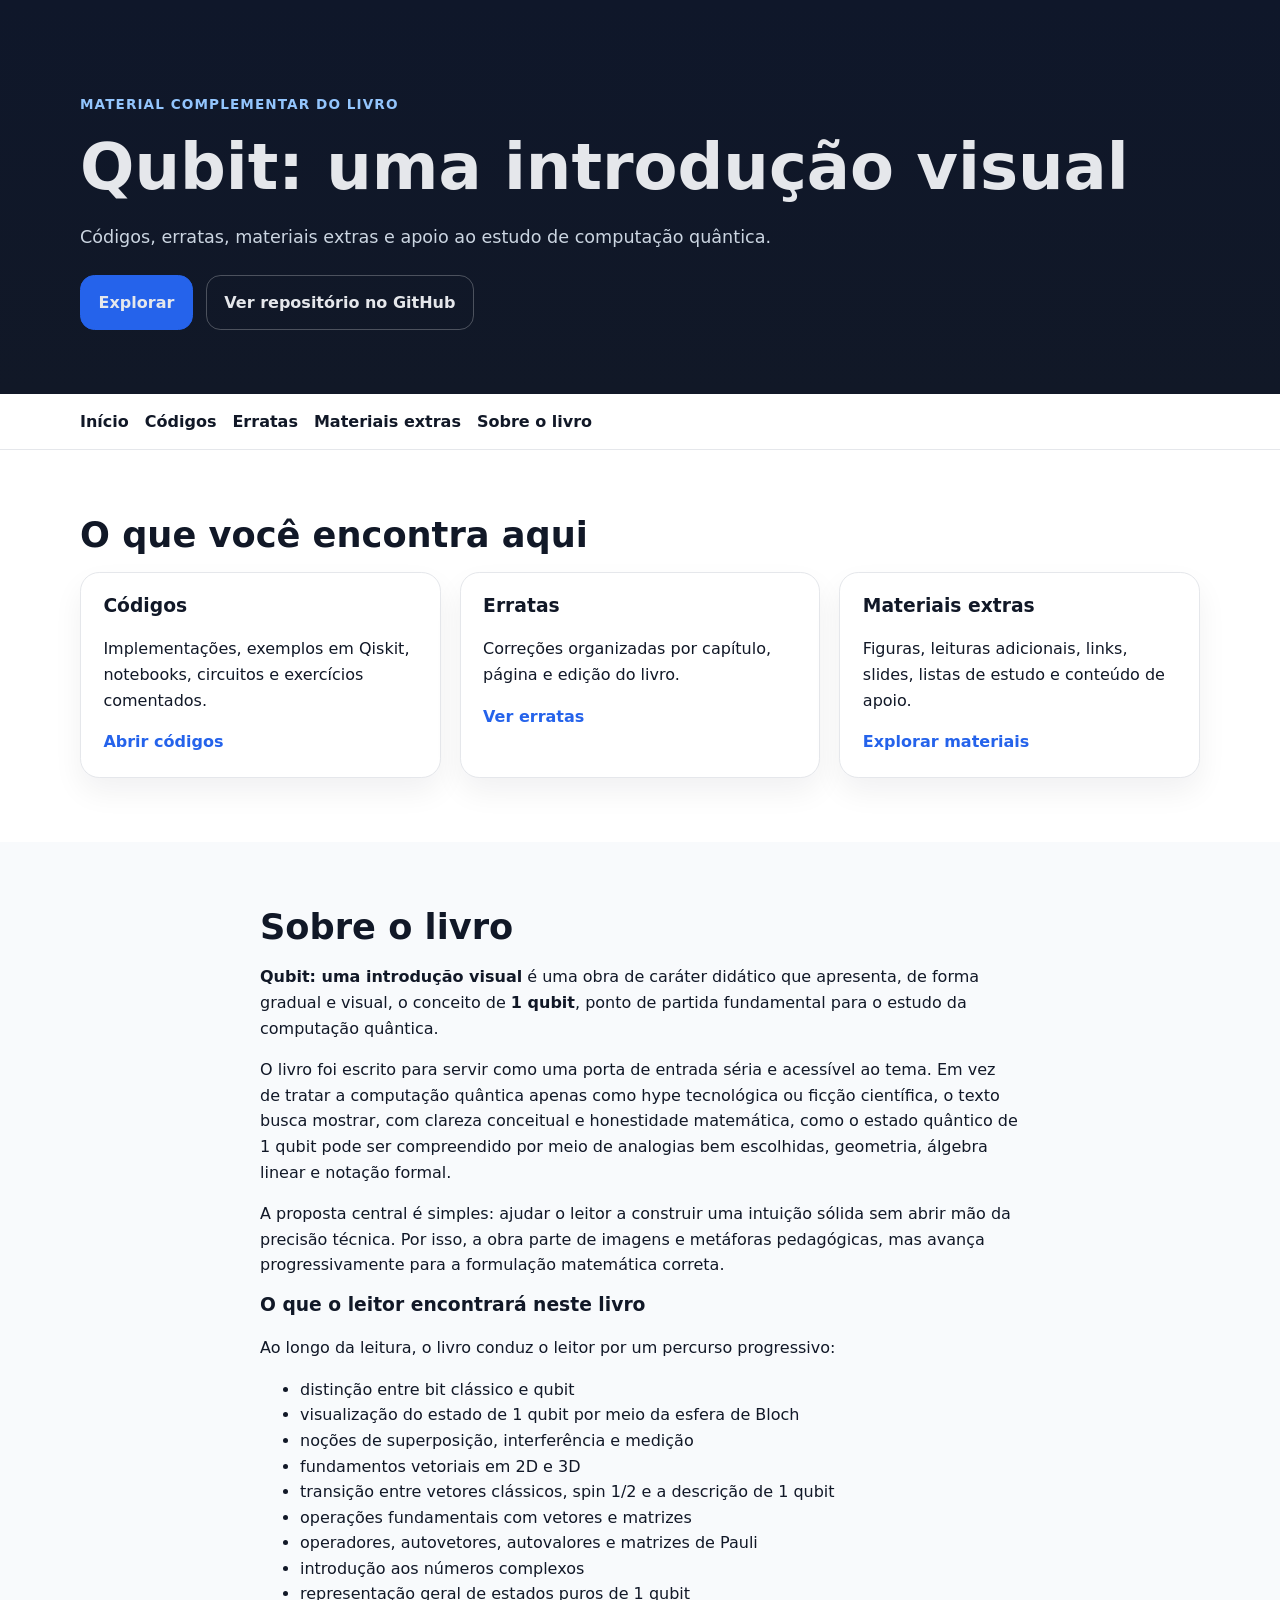
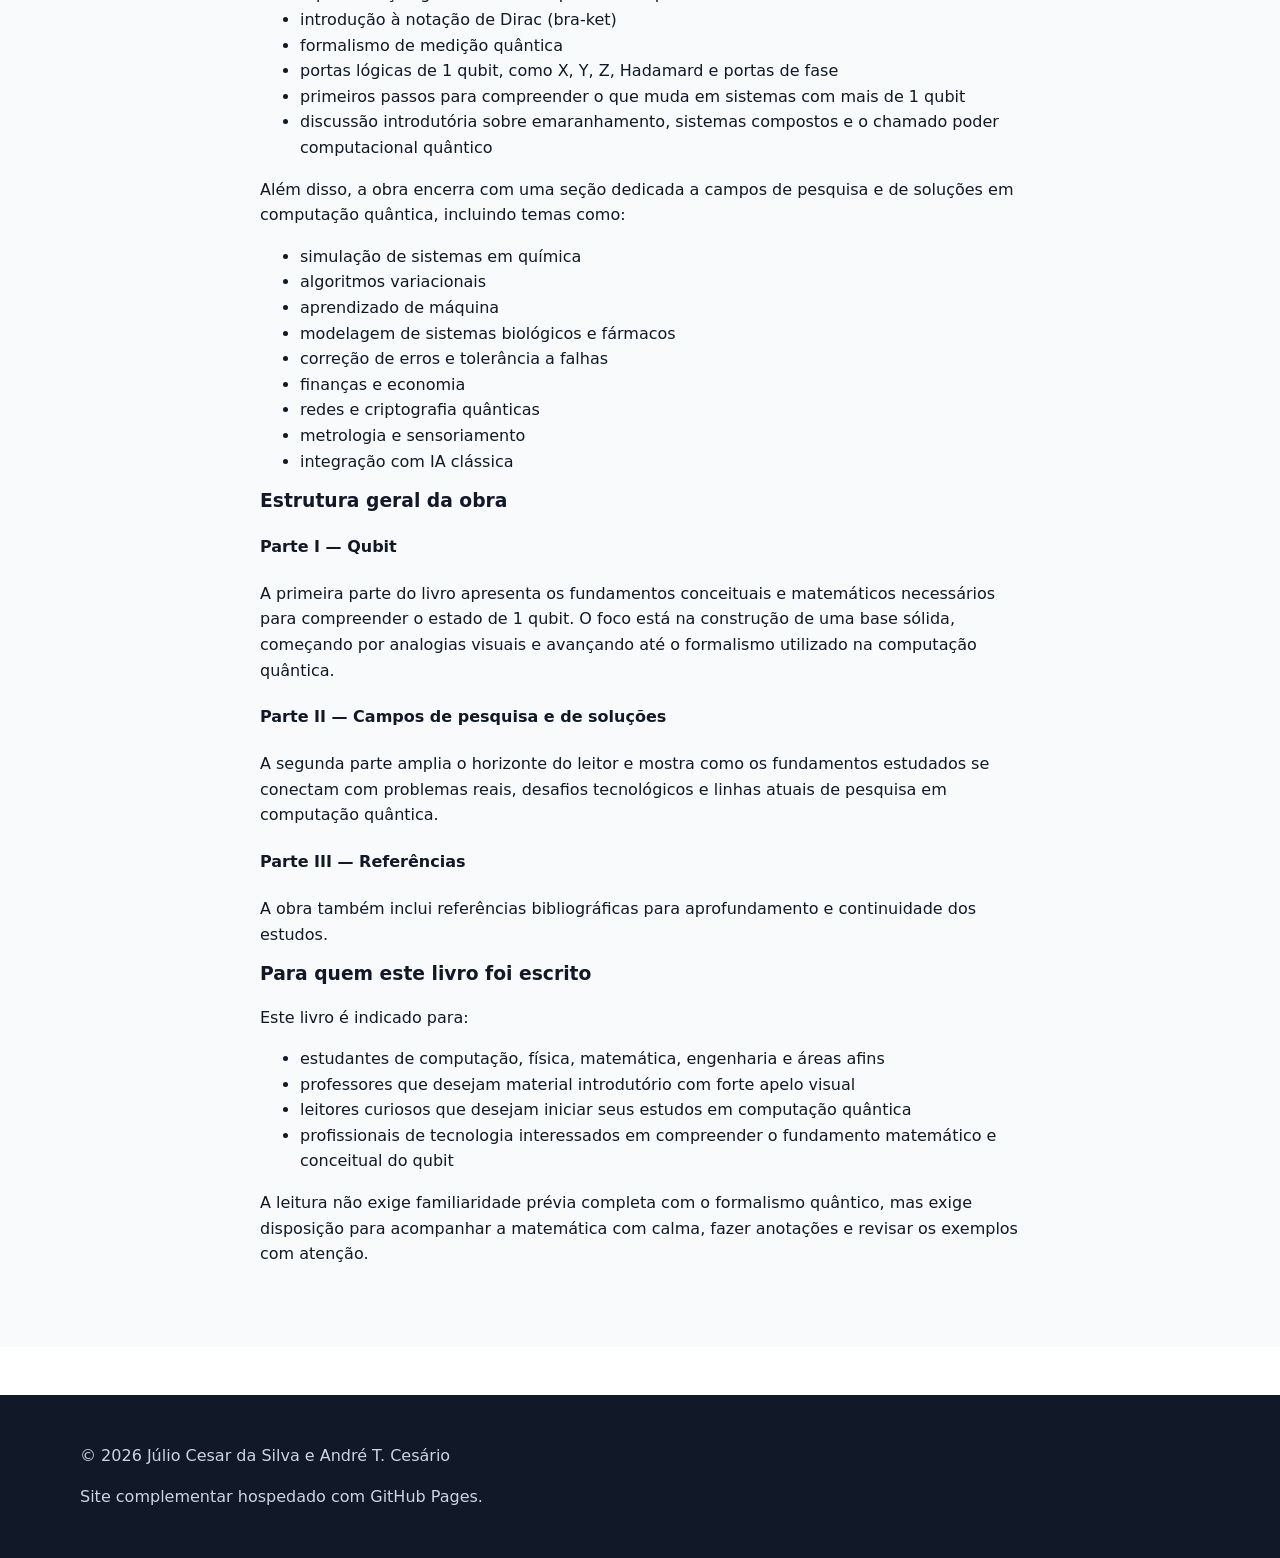
<file: index.html>
<!DOCTYPE html>
<html lang="pt-BR">
<head>
  <meta charset="UTF-8" />
  <meta name="viewport" content="width=device-width, initial-scale=1.0" />
  <title>Qubit: uma introdução visual</title>
  <meta name="description" content="Códigos, erratas e materiais extras do livro Qubit: uma introdução visual, de Júlio Cesar da Silva e André T. Cesário." />
  <link rel="stylesheet" href="assets/styles.css" />
</head>
<body>
  <header class="hero">
    <div class="container">
      <p class="eyebrow">Material complementar do livro</p>
      <h1>Qubit: uma introdução visual</h1>
      <p class="subtitle">Códigos, erratas, materiais extras e apoio ao estudo de computação quântica.</p>
      <div class="hero-actions">
        <a class="button primary" href="#explorar">Explorar</a>
        <a class="button" href="https://github.com/livroqubit/1qubitintro">Ver repositório no GitHub</a>
      </div>
    </div>
  </header>

  <nav class="topnav">
    <div class="container nav-inner">
      <a href="index.html">Início</a>
      <a href="codigos/index.html">Códigos</a>
      <a href="erratas/index.html">Erratas</a>
      <a href="materiais/index.html">Materiais extras</a>
      <a href="#livro">Sobre o livro</a>
    </div>
  </nav>

  <main>
    <section class="section" id="explorar">
      <div class="container">
        <h2>O que você encontra aqui</h2>
        <div class="grid cards-3">
          <article class="card">
            <h3>Códigos</h3>
            <p>Implementações, exemplos em Qiskit, notebooks, circuitos e exercícios comentados.</p>
            <a class="text-link" href="codigos/index.html">Abrir códigos</a>
          </article>
          <article class="card">
            <h3>Erratas</h3>
            <p>Correções organizadas por capítulo, página e edição do livro.</p>
            <a class="text-link" href="erratas/index.html">Ver erratas</a>
          </article>
          <article class="card">
            <h3>Materiais extras</h3>
            <p>Figuras, leituras adicionais, links, slides, listas de estudo e conteúdo de apoio.</p>
            <a class="text-link" href="materiais/index.html">Explorar materiais</a>
          </article>
        </div>
      </div>
    </section>

    <section class="section alt" id="livro">
      <div class="container narrow">
        <h2>Sobre o livro</h2>

        <p>
          <strong>Qubit: uma introdução visual</strong> é uma obra de caráter didático que apresenta,
          de forma gradual e visual, o conceito de <strong>1 qubit</strong>, ponto de partida fundamental
          para o estudo da computação quântica.
        </p>

        <p>
          O livro foi escrito para servir como uma porta de entrada séria e acessível ao tema.
          Em vez de tratar a computação quântica apenas como hype tecnológica ou ficção científica,
          o texto busca mostrar, com clareza conceitual e honestidade matemática, como o estado
          quântico de 1 qubit pode ser compreendido por meio de analogias bem escolhidas, geometria,
          álgebra linear e notação formal.
        </p>

        <p>
          A proposta central é simples: ajudar o leitor a construir uma intuição sólida sem abrir mão
          da precisão técnica. Por isso, a obra parte de imagens e metáforas pedagógicas, mas avança
          progressivamente para a formulação matemática correta.
        </p>

        <h3>O que o leitor encontrará neste livro</h3>
        <p>Ao longo da leitura, o livro conduz o leitor por um percurso progressivo:</p>

        <ul>
          <li>distinção entre bit clássico e qubit</li>
          <li>visualização do estado de 1 qubit por meio da esfera de Bloch</li>
          <li>noções de superposição, interferência e medição</li>
          <li>fundamentos vetoriais em 2D e 3D</li>
          <li>transição entre vetores clássicos, spin 1/2 e a descrição de 1 qubit</li>
          <li>operações fundamentais com vetores e matrizes</li>
          <li>operadores, autovetores, autovalores e matrizes de Pauli</li>
          <li>introdução aos números complexos</li>
          <li>representação geral de estados puros de 1 qubit</li>
          <li>introdução à notação de Dirac (bra-ket)</li>
          <li>formalismo de medição quântica</li>
          <li>portas lógicas de 1 qubit, como X, Y, Z, Hadamard e portas de fase</li>
          <li>primeiros passos para compreender o que muda em sistemas com mais de 1 qubit</li>
          <li>discussão introdutória sobre emaranhamento, sistemas compostos e o chamado poder computacional quântico</li>
        </ul>

        <p>
          Além disso, a obra encerra com uma seção dedicada a campos de pesquisa e de soluções em
          computação quântica, incluindo temas como:
        </p>

        <ul>
          <li>simulação de sistemas em química</li>
          <li>algoritmos variacionais</li>
          <li>aprendizado de máquina</li>
          <li>modelagem de sistemas biológicos e fármacos</li>
          <li>correção de erros e tolerância a falhas</li>
          <li>finanças e economia</li>
          <li>redes e criptografia quânticas</li>
          <li>metrologia e sensoriamento</li>
          <li>integração com IA clássica</li>
        </ul>

        <h3>Estrutura geral da obra</h3>

        <h4>Parte I — Qubit</h4>
        <p>
          A primeira parte do livro apresenta os fundamentos conceituais e matemáticos necessários
          para compreender o estado de 1 qubit. O foco está na construção de uma base sólida,
          começando por analogias visuais e avançando até o formalismo utilizado na computação quântica.
        </p>

        <h4>Parte II — Campos de pesquisa e de soluções</h4>
        <p>
          A segunda parte amplia o horizonte do leitor e mostra como os fundamentos estudados se conectam
          com problemas reais, desafios tecnológicos e linhas atuais de pesquisa em computação quântica.
        </p>

        <h4>Parte III — Referências</h4>
        <p>
          A obra também inclui referências bibliográficas para aprofundamento e continuidade dos estudos.
        </p>

        <h3>Para quem este livro foi escrito</h3>
        <p>Este livro é indicado para:</p>

        <ul>
          <li>estudantes de computação, física, matemática, engenharia e áreas afins</li>
          <li>professores que desejam material introdutório com forte apelo visual</li>
          <li>leitores curiosos que desejam iniciar seus estudos em computação quântica</li>
          <li>profissionais de tecnologia interessados em compreender o fundamento matemático e conceitual do qubit</li>
        </ul>

        <p>
          A leitura não exige familiaridade prévia completa com o formalismo quântico, mas exige disposição
          para acompanhar a matemática com calma, fazer anotações e revisar os exemplos com atenção.
        </p>
      </div>
    </section>
  </main>

  <footer class="footer">
    <div class="container">
      <p>© 2026 Júlio Cesar da Silva e André T. Cesário</p>
      <p>Site complementar hospedado com GitHub Pages.</p>
    </div>
  </footer>
</body>
</html>
</file>
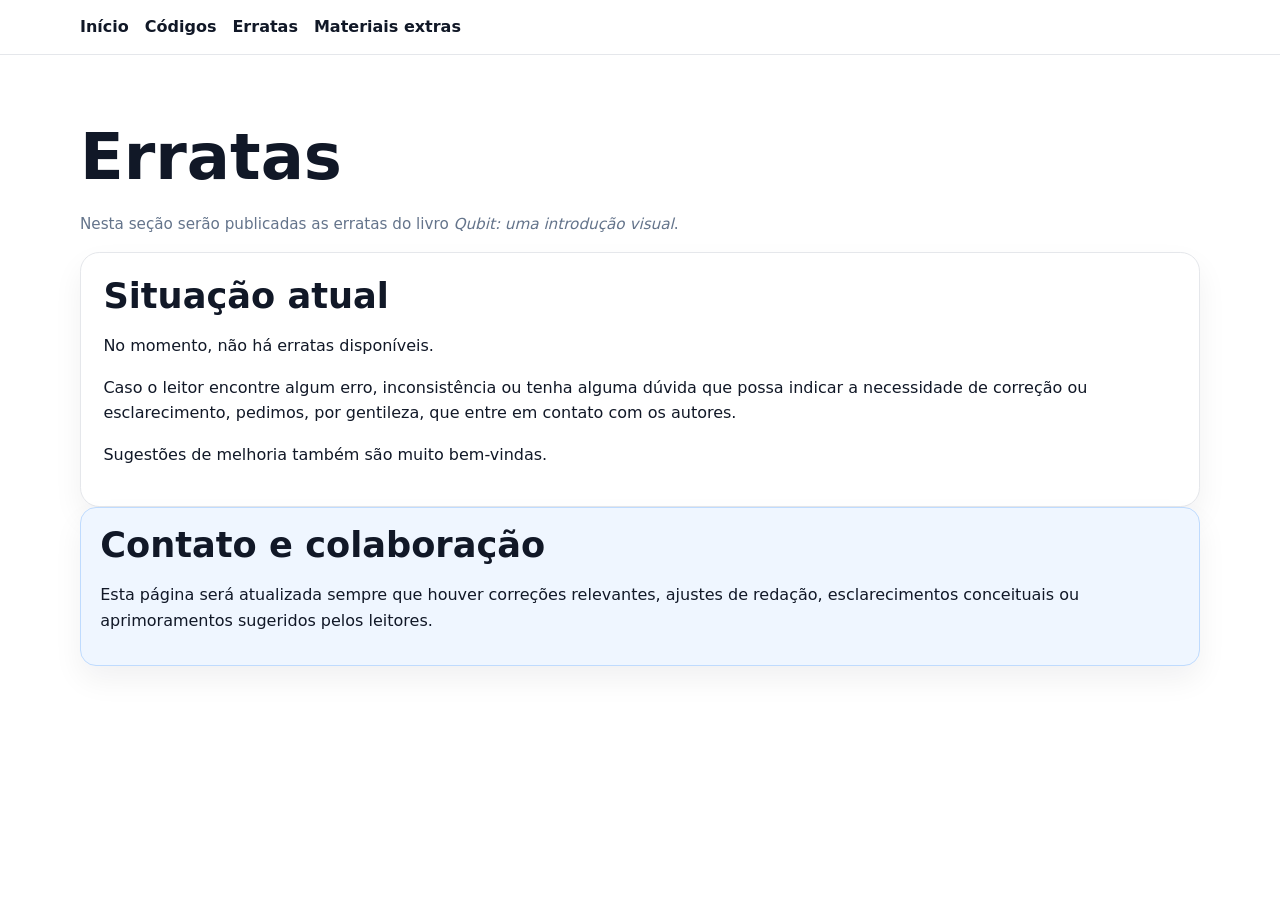
<file: erratas/index.html>
<!DOCTYPE html>
<html lang="pt-BR">
<head>
  <meta charset="UTF-8" />
  <meta name="viewport" content="width=device-width, initial-scale=1.0" />
  <title>Erratas | Qubit: uma introdução visual</title>
  <link rel="stylesheet" href="../assets/styles.css" />
</head>
<body>
  <nav class="topnav">
    <div class="container nav-inner">
      <a href="../index.html">Início</a>
      <a href="../codigos/index.html">Códigos</a>
      <a href="index.html">Erratas</a>
      <a href="../materiais/index.html">Materiais extras</a>
    </div>
  </nav>

  <main class="section">
    <div class="container">
      <h1>Erratas</h1>
      <p class="meta">
        Nesta seção serão publicadas as erratas do livro <em>Qubit: uma introdução visual</em>.
      </p>

      <article class="card">
        <h2>Situação atual</h2>
        <p>
          No momento, não há erratas disponíveis.
        </p>
        <p>
          Caso o leitor encontre algum erro, inconsistência ou tenha alguma dúvida que possa
          indicar a necessidade de correção ou esclarecimento, pedimos, por gentileza,
          que entre em contato com os autores.
        </p>
        <p>
          Sugestões de melhoria também são muito bem-vindas.
        </p>
      </article>

      <article class="card callout">
        <h2>Contato e colaboração</h2>
        <p>
          Esta página será atualizada sempre que houver correções relevantes, ajustes de redação,
          esclarecimentos conceituais ou aprimoramentos sugeridos pelos leitores.
        </p>
      </article>
    </div>
  </main>
</body>
</html>
</file>
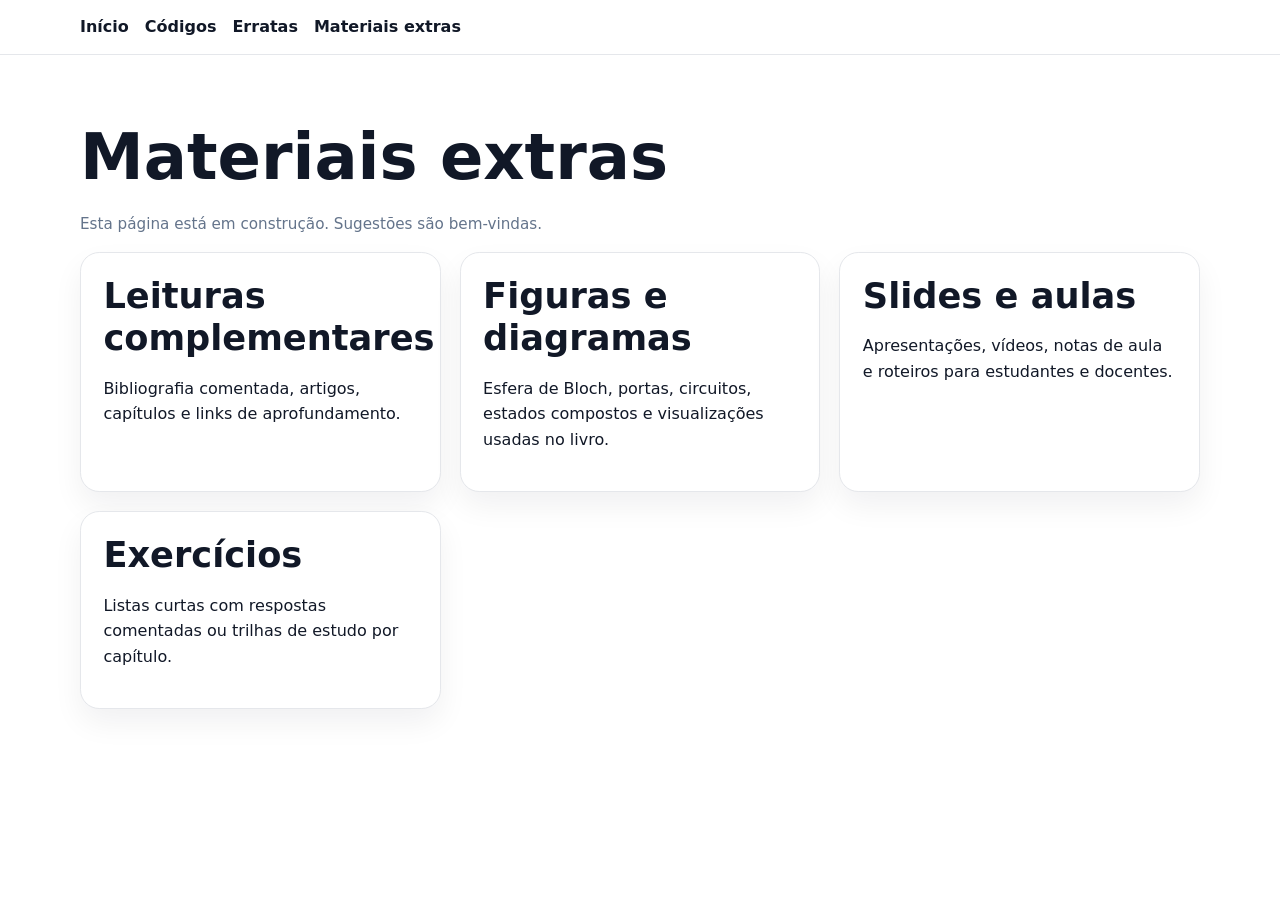
<file: materiais/index.html>
<!DOCTYPE html>
<html lang="pt-BR">
<head>
  <meta charset="UTF-8" />
  <meta name="viewport" content="width=device-width, initial-scale=1.0" />
  <title>Materiais extras | Qubit: uma introdução visual</title>
  <link rel="stylesheet" href="../assets/styles.css" />
</head>
<body>
  <nav class="topnav">
    <div class="container nav-inner">
      <a href="../index.html">Início</a>
      <a href="../codigos/index.html">Códigos</a>
      <a href="../erratas/index.html">Erratas</a>
      <a href="index.html">Materiais extras</a>
    </div>
  </nav>

  <main class="section">
    <div class="container">
      <h1>Materiais extras</h1>
      <p class="meta">Esta página está em construção. Sugestões são bem-vindas.</p>

      <div class="grid cards-2">
        <article class="card">
          <h2>Leituras complementares</h2>
          <p>Bibliografia comentada, artigos, capítulos e links de aprofundamento.</p>
        </article>
        <article class="card">
          <h2>Figuras e diagramas</h2>
          <p>Esfera de Bloch, portas, circuitos, estados compostos e visualizações usadas no livro.</p>
        </article>
        <article class="card">
          <h2>Slides e aulas</h2>
          <p>Apresentações, vídeos, notas de aula e roteiros para estudantes e docentes.</p>
        </article>
        <article class="card">
          <h2>Exercícios</h2>
          <p>Listas curtas com respostas comentadas ou trilhas de estudo por capítulo.</p>
        </article>
      </div>
    </div>
  </main>
</body>
</html>
</file>
<file: assets/styles.css>
:root {
  --bg: #0f172a;
  --bg-soft: #111827;
  --card: #ffffff;
  --text: #111827;
  --text-light: #e5e7eb;
  --muted: #cbd5e1;
  --line: #e5e7eb;
  --primary: #2563eb;
  --primary-dark: #1d4ed8;
  --alt: #f8fafc;
  --max: 1120px;
}

* {
  box-sizing: border-box;
}

html {
  scroll-behavior: smooth;
}

body {
  margin: 0;
  font-family: Inter, ui-sans-serif, system-ui, -apple-system, BlinkMacSystemFont, "Segoe UI", sans-serif;
  color: var(--text);
  background: #ffffff;
  line-height: 1.6;
}

img {
  max-width: 100%;
  height: auto;
}

.container {
  width: min(100% - 2rem, var(--max));
  margin: 0 auto;
}

.narrow {
  max-width: 760px;
}

.hero {
  background: linear-gradient(180deg, var(--bg), var(--bg-soft));
  color: var(--text-light);
  padding: 5rem 0 4rem;
}

.eyebrow {
  text-transform: uppercase;
  letter-spacing: 0.08em;
  color: #93c5fd;
  font-size: 0.85rem;
  font-weight: 700;
}

h1, h2, h3 {
  line-height: 1.2;
  margin-top: 0;
}

h1 {
  font-size: clamp(2.2rem, 5vw, 4rem);
  margin-bottom: 1rem;
}

h2 {
  font-size: clamp(1.6rem, 3vw, 2.2rem);
  margin-bottom: 1rem;
}

.subtitle {
  max-width: 700px;
  font-size: 1.1rem;
  color: var(--muted);
}

.topnav {
  position: sticky;
  top: 0;
  z-index: 10;
  background: rgba(255,255,255,0.96);
  backdrop-filter: blur(8px);
  border-bottom: 1px solid var(--line);
}

.nav-inner {
  display: flex;
  gap: 1rem;
  flex-wrap: wrap;
  padding: 0.9rem 0;
}

.topnav a {
  color: var(--text);
  text-decoration: none;
  font-weight: 600;
}

.topnav a:hover,
.text-link:hover {
  color: var(--primary);
}

.hero-actions,
.page-actions {
  display: flex;
  gap: 0.8rem;
  flex-wrap: wrap;
  margin-top: 1.5rem;
}

.button {
  display: inline-block;
  padding: 0.85rem 1.1rem;
  border-radius: 0.9rem;
  border: 1px solid rgba(255,255,255,0.25);
  color: var(--text-light);
  text-decoration: none;
  font-weight: 700;
}

.button.primary {
  background: var(--primary);
  border-color: var(--primary);
}

.button.primary:hover {
  background: var(--primary-dark);
}

.section {
  padding: 4rem 0;
}

.section.alt {
  background: var(--alt);
}

.grid {
  display: grid;
  gap: 1.2rem;
}

.cards-3 {
  grid-template-columns: repeat(auto-fit, minmax(220px, 1fr));
}

.cards-2 {
  grid-template-columns: repeat(auto-fit, minmax(280px, 1fr));
}

.card {
  background: var(--card);
  border: 1px solid var(--line);
  border-radius: 1.2rem;
  padding: 1.4rem;
  box-shadow: 0 14px 30px rgba(15, 23, 42, 0.06);
}

.text-link {
  color: var(--primary);
  text-decoration: none;
  font-weight: 700;
}

.list-clean {
  padding-left: 1.2rem;
}

.callout {
  background: #eff6ff;
  border: 1px solid #bfdbfe;
  border-radius: 1rem;
  padding: 1rem 1.2rem;
}

.footer {
  background: var(--bg-soft);
  color: var(--muted);
  padding: 2rem 0;
  margin-top: 3rem;
}

.code-list {
  display: grid;
  gap: 1rem;
}

.meta {
  color: #64748b;
  font-size: 0.95rem;
}

@media (max-width: 640px) {
  .section {
    padding: 3rem 0;
  }
}
</file>
